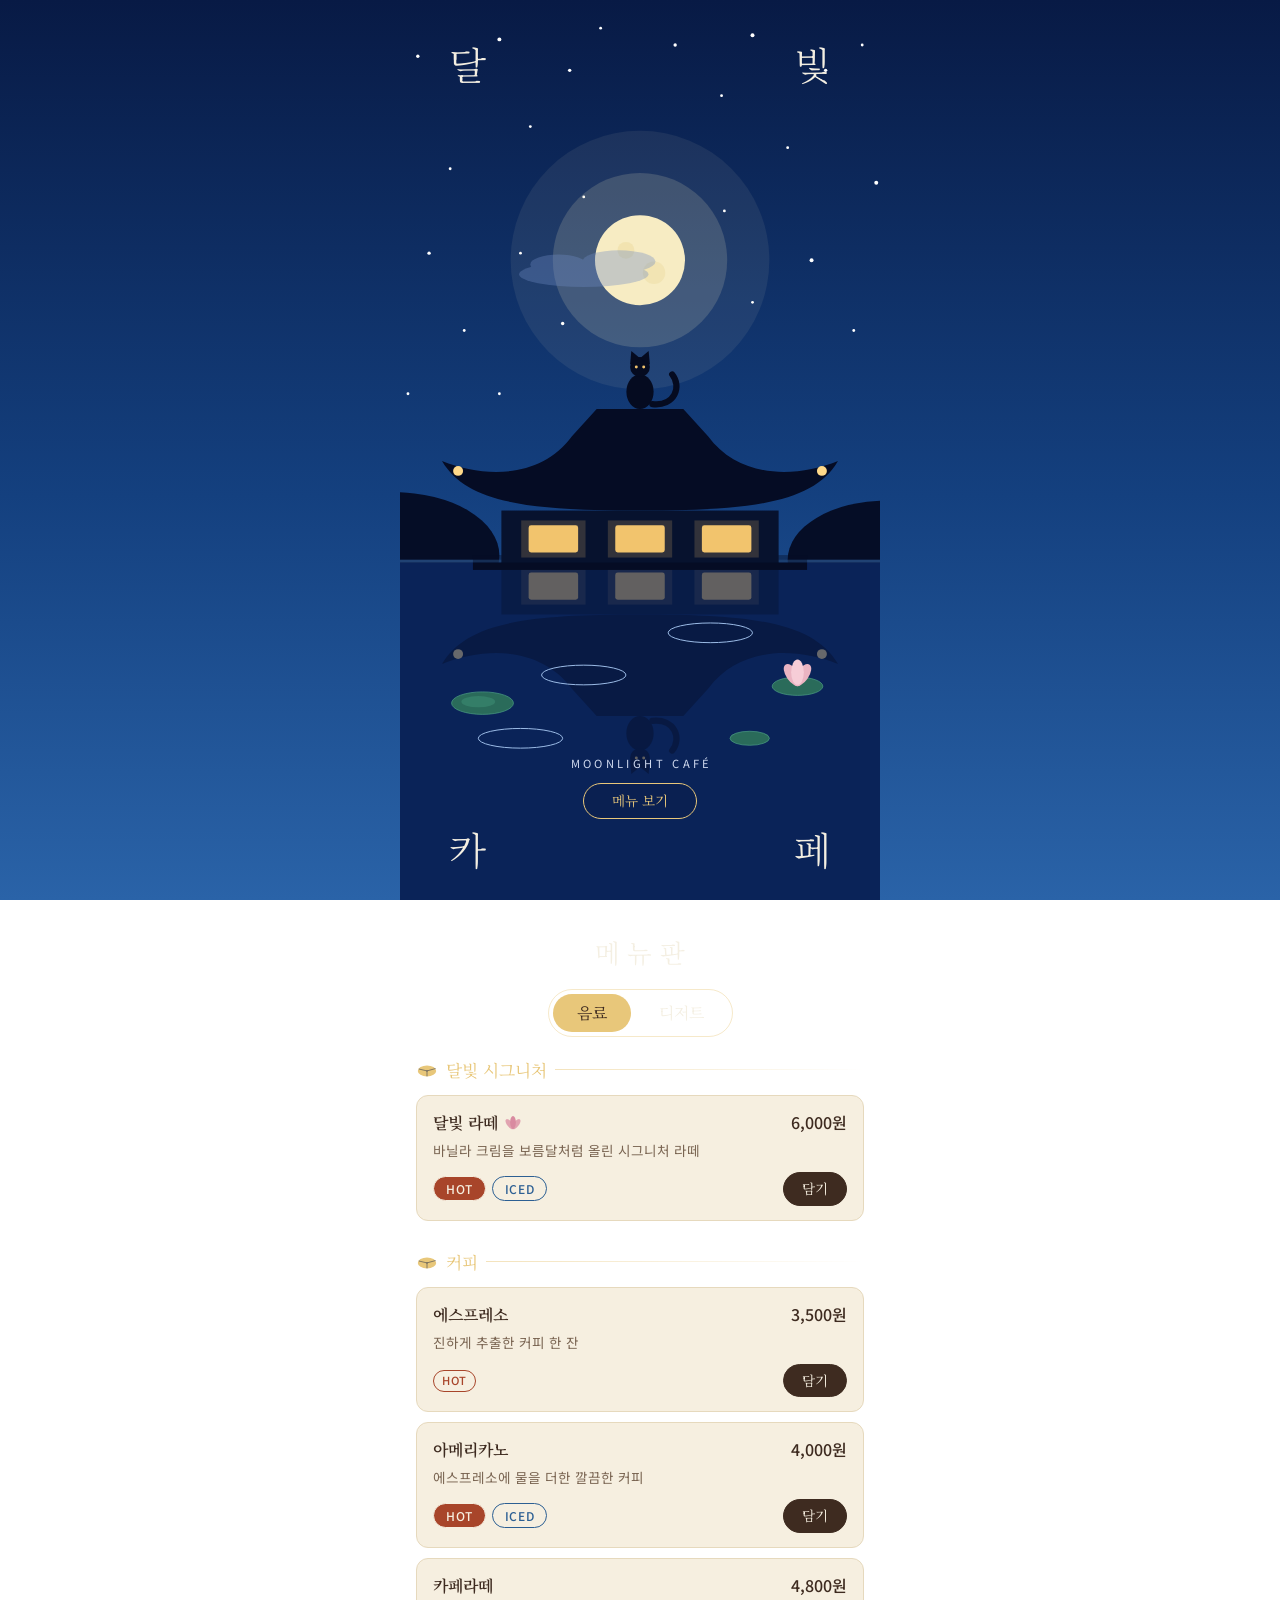
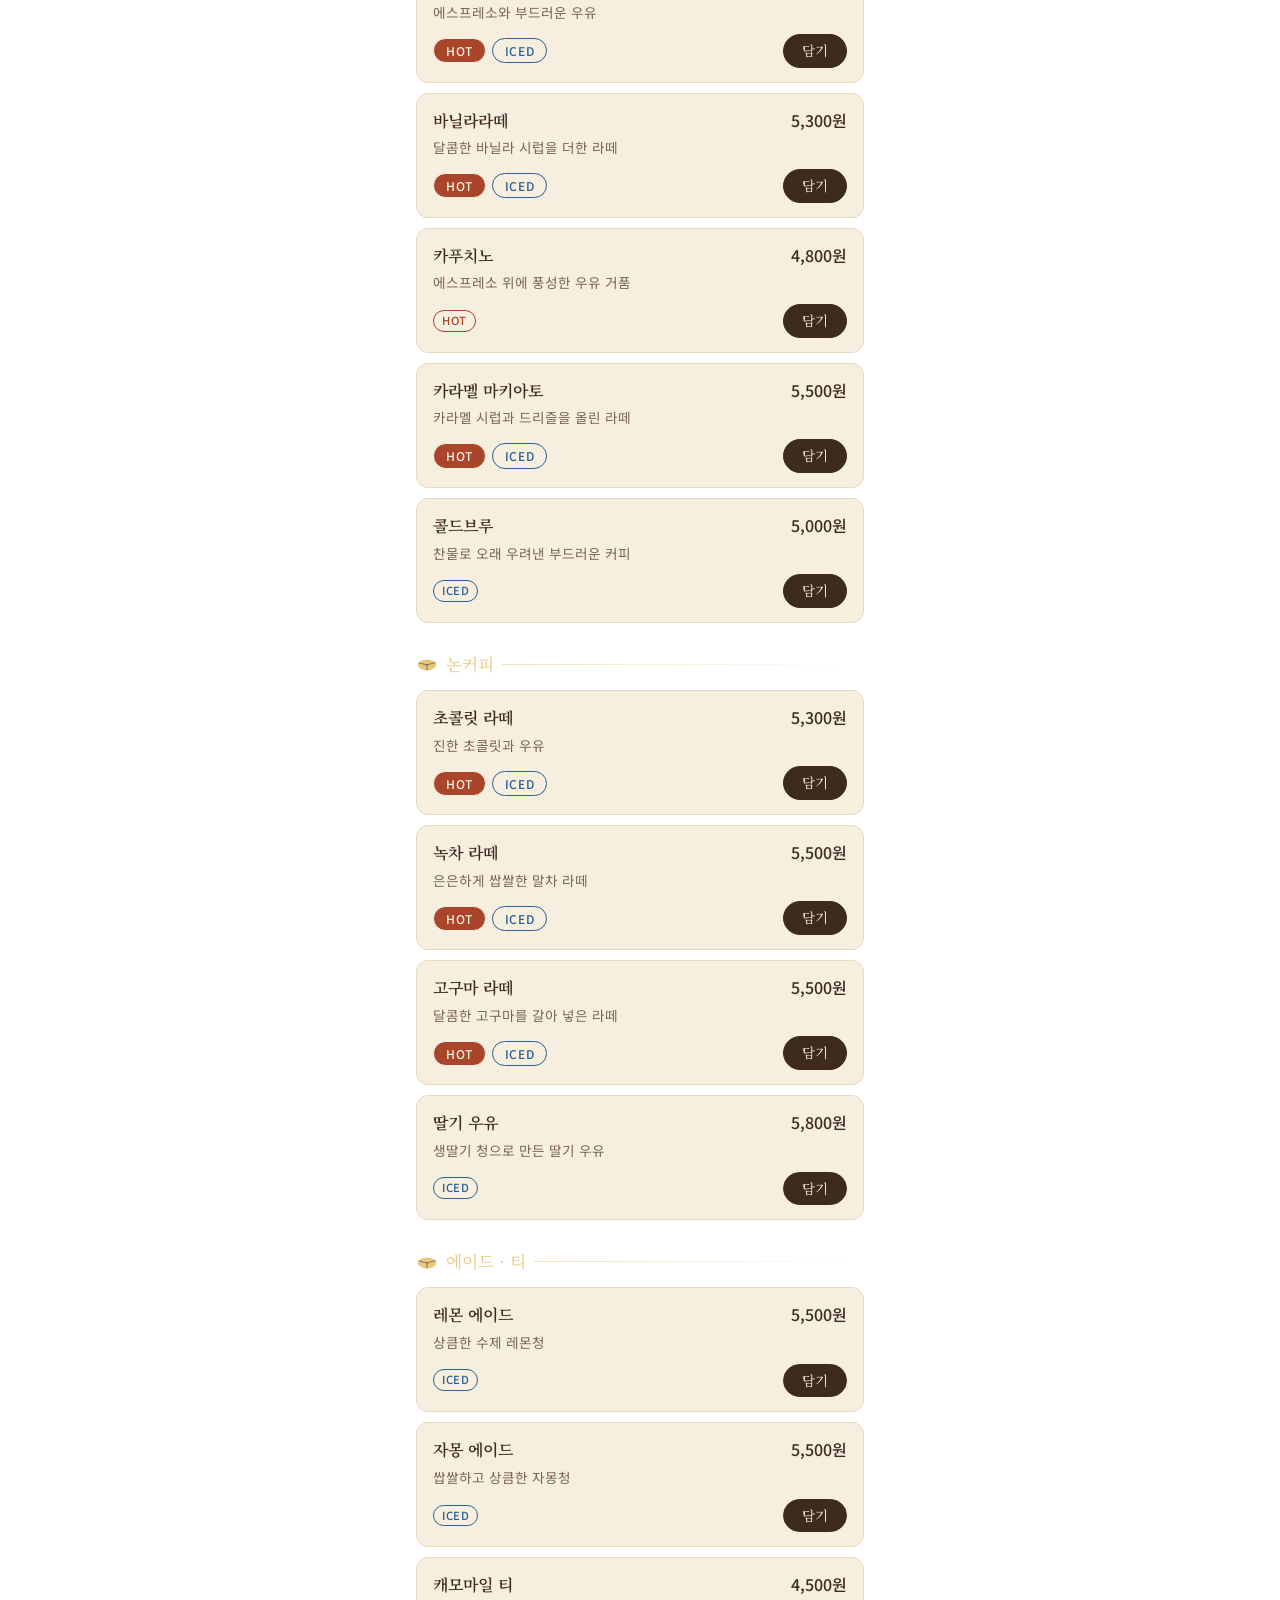
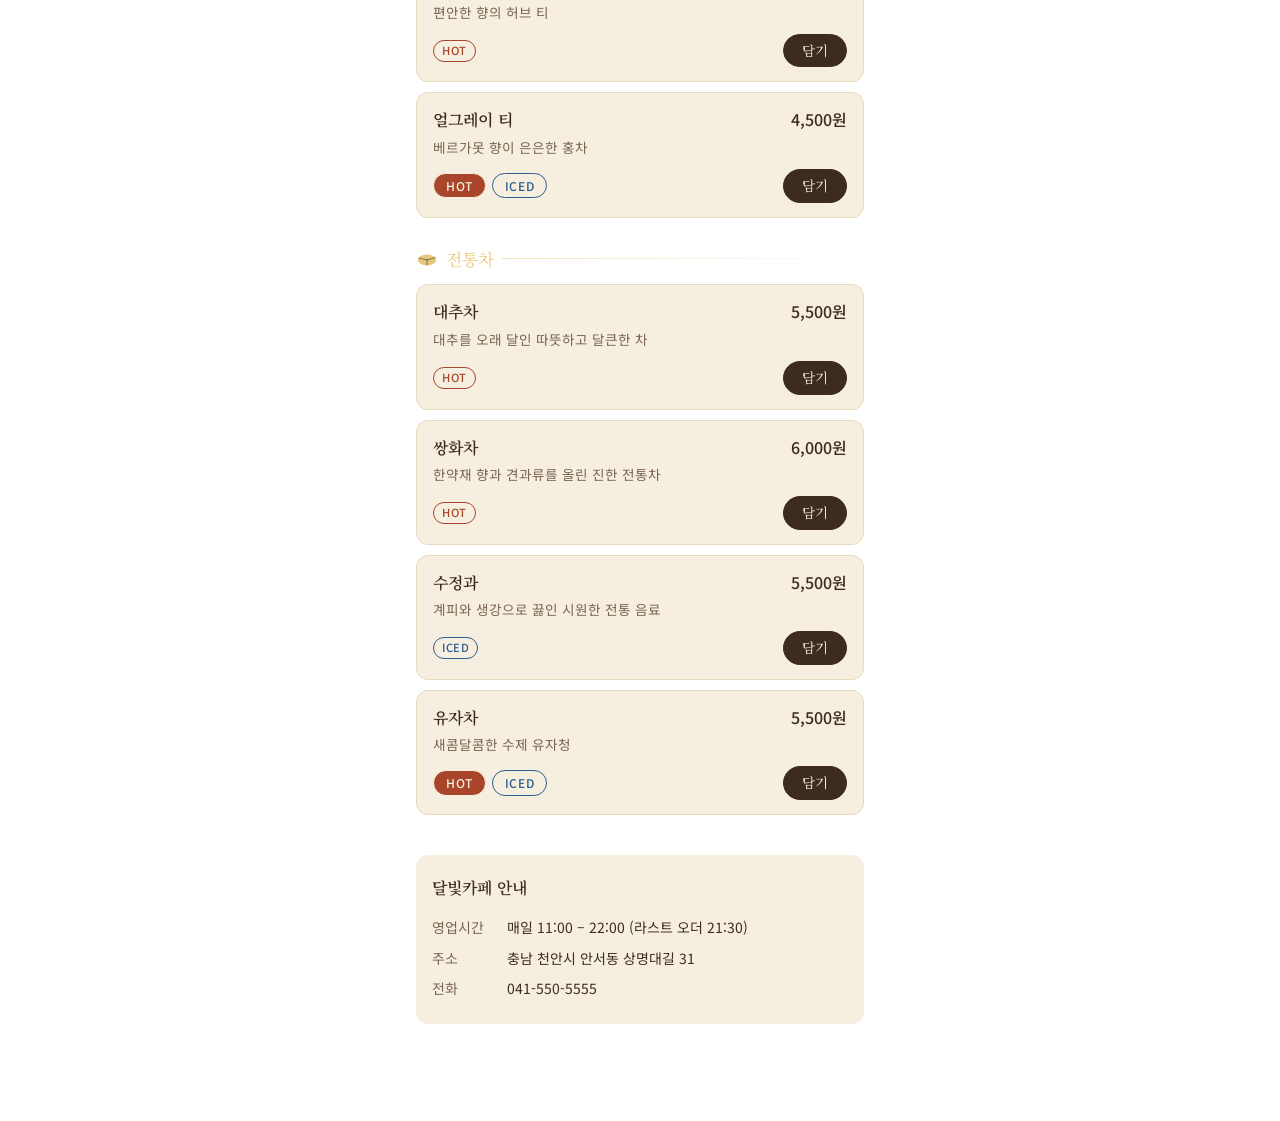
<file: index.html>
<!DOCTYPE html>
<html lang="ko">
<head>
    <meta charset="UTF-8">
    <meta name="viewport" content="width=device-width, initial-scale=1">
    <meta name="description" content="고궁에 달이 뜨는 밤, 달빛카페의 메뉴판">
    <title>달빛카페 | 메뉴판</title>

    <script>document.documentElement.classList.add('js');</script>

    <link rel="preconnect" href="https://fonts.googleapis.com">
    <link rel="preconnect" href="https://fonts.gstatic.com" crossorigin>
    <link href="https://fonts.googleapis.com/css2?family=Noto+Sans+KR:wght@400;500&family=Noto+Serif+KR:wght@300;400;600&display=swap" rel="stylesheet">
    <link rel="stylesheet" href="style.css">
</head>
<body>
    <main class="app">

        <!-- 입장 화면: 카페 분위기 (달, 별, 고궁 지붕 위의 고양이, 연못에 비친 반영, 연잎) -->
        <section id="hero" class="hero" aria-labelledby="hero-title">
            <div class="hero__scene" aria-hidden="true">
                <svg class="scene" viewBox="160 20 360 640" preserveAspectRatio="xMidYMid slice" focusable="false">
                    <defs>
                        <linearGradient id="sky" x1="0" y1="0" x2="0" y2="1">
                            <stop offset="0" stop-color="#081a45"/>
                            <stop offset="0.55" stop-color="#14407f"/>
                            <stop offset="1" stop-color="#2a63a8"/>
                        </linearGradient>

                        <!-- 고궁 지붕과 고양이: 한 번 정의해서 본 장면과 물 반영에 함께 쓴다.
                             좁은 화면에서 처마가 잘리지 않도록 가운데(340, 420)를 기준으로 조금 줄인다. -->
                        <g id="palace" transform="translate(340 420) scale(.88) translate(-340 -420)">
                            <rect x="228" y="378" width="224" height="44" fill="#07122e"/>
                            <rect x="205" y="420" width="270" height="6" fill="#050c24"/>
                            <path d="M180 338 C215 352 260 352 285 318 L305 296 L375 296 L395 318 C420 352 465 352 500 338 C480 372 430 378 340 378 C250 378 200 372 180 338 Z" fill="#050c24"/>
                            <g class="glow">
                                <rect x="244" y="386" width="52" height="30" fill="#f2c46d" opacity=".18"/>
                                <rect x="314" y="386" width="52" height="30" fill="#f2c46d" opacity=".18"/>
                                <rect x="384" y="386" width="52" height="30" fill="#f2c46d" opacity=".18"/>
                                <rect x="250" y="390" width="40" height="22" rx="2" fill="#f2c46d"/>
                                <rect x="320" y="390" width="40" height="22" rx="2" fill="#f2c46d"/>
                                <rect x="390" y="390" width="40" height="22" rx="2" fill="#f2c46d"/>
                                <circle cx="193" cy="346" r="4" fill="#ffd98a"/>
                                <circle cx="487" cy="346" r="4" fill="#ffd98a"/>
                            </g>
                            <ellipse cx="340" cy="282" rx="11" ry="14" fill="#050b20"/>
                            <circle cx="340" cy="262" r="8" fill="#050b20"/>
                            <polygon class="cat-ear" points="332,260 333,249 340,255" fill="#050b20"/>
                            <polygon points="348,260 347,249 340,255" fill="#050b20"/>
                            <path class="cat-tail" d="M350 292 C368 294 374 278 366 268" fill="none" stroke="#050b20" stroke-width="5" stroke-linecap="round"/>
                            <circle cx="337" cy="262" r="1.2" fill="#f2c46d"/>
                            <circle cx="343" cy="262" r="1.2" fill="#f2c46d"/>
                        </g>
                    </defs>

                    <!-- 하늘 -->
                    <g class="reveal" style="--d:0s">
                        <rect x="160" y="20" width="360" height="640" fill="url(#sky)"/>
                    </g>

                    <!-- 별 -->
                    <g class="reveal" style="--d:.7s" fill="#ffffff">
                        <circle class="star s-a" cx="182" cy="60" r="1.2"/><circle class="star s-b" cx="205" cy="140" r="1"/>
                        <circle class="star s-c" cx="240" cy="48" r="1.4"/><circle class="star s-a" cx="262" cy="110" r="1"/>
                        <circle class="star s-b" cx="290" cy="70" r="1.2"/><circle class="star s-d" cx="312" cy="40" r="1"/>
                        <circle class="star s-a" cx="365" cy="52" r="1.2"/><circle class="star s-c" cx="398" cy="88" r="1"/>
                        <circle class="star s-b" cx="420" cy="45" r="1.4"/><circle class="star s-a" cx="445" cy="125" r="1"/>
                        <circle class="star s-d" cx="472" cy="70" r="1.2"/><circle class="star s-c" cx="498" cy="52" r="1"/>
                        <circle class="star s-b" cx="508" cy="150" r="1.4"/><circle class="star s-c" cx="190" cy="200" r="1.2"/>
                        <circle class="star s-a" cx="215" cy="255" r="1"/><circle class="star s-d" cx="255" cy="200" r="1"/>
                        <circle class="star s-b" cx="285" cy="250" r="1.2"/><circle class="star s-a" cx="420" cy="235" r="1"/>
                        <circle class="star s-c" cx="462" cy="205" r="1.4"/><circle class="star s-b" cx="492" cy="255" r="1"/>
                        <circle class="star s-a" cx="175" cy="300" r="1"/><circle class="star s-d" cx="240" cy="300" r="1"/>
                        <circle class="star s-b" cx="400" cy="170" r="1"/><circle class="star s-d" cx="300" cy="160" r="1"/>
                    </g>

                    <!-- 달과 구름 -->
                    <g class="reveal" style="--d:1.1s">
                        <g class="moon-halo">
                            <circle cx="340" cy="205" r="62" fill="#f7ecc3" opacity=".16"/>
                            <circle cx="340" cy="205" r="92" fill="#f7ecc3" opacity=".07"/>
                        </g>
                        <circle cx="340" cy="205" r="32" fill="#f7ecc3"/>
                        <circle cx="330" cy="198" r="6" fill="#efe0a8" opacity=".7"/>
                        <circle cx="350" cy="214" r="8" fill="#efe0a8" opacity=".6"/>
                        <g class="cloud" fill="#6f8bc4" opacity=".35">
                            <ellipse cx="300" cy="215" rx="46" ry="9"/>
                            <ellipse cx="325" cy="206" rx="26" ry="8"/>
                            <ellipse cx="282" cy="208" rx="20" ry="7"/>
                        </g>
                    </g>

                    <!-- 강둑과 연못 -->
                    <g class="reveal" style="--d:1.4s">
                        <ellipse cx="165" cy="415" rx="75" ry="45" fill="#050d26"/>
                        <ellipse cx="515" cy="418" rx="70" ry="42" fill="#050d26"/>
                        <rect x="160" y="420" width="360" height="240" fill="#0a2358"/>
                        <rect x="160" y="418" width="360" height="2" fill="#3d78c0" opacity=".5"/>
                    </g>

                    <!-- 물에 비친 반영 -->
                    <g class="reveal" style="--d:1.7s">
                        <g transform="translate(0 840) scale(1 -1)" opacity=".38">
                            <use class="reflection" href="#palace"/>
                        </g>
                    </g>

                    <!-- 고궁과 고양이 -->
                    <g class="reveal" style="--d:1.7s">
                        <use href="#palace"/>
                    </g>

                    <!-- 물결과 연잎 -->
                    <g class="reveal" style="--d:2.4s">
                        <ellipse class="ripple" cx="300" cy="500" rx="30" ry="7"/>
                        <ellipse class="ripple" style="animation-delay:-3s" cx="390" cy="470" rx="30" ry="7"/>
                        <ellipse class="ripple" style="animation-delay:-6s" cx="255" cy="545" rx="30" ry="7"/>
                        <g class="leaf">
                            <ellipse cx="228" cy="520" rx="22" ry="8" fill="#2a6b5a" stroke="#4b9c84" stroke-width=".5"/>
                            <ellipse cx="225" cy="519" rx="12" ry="4" fill="#3b8a72" opacity=".6"/>
                        </g>
                        <g class="leaf" style="animation-delay:-2.5s">
                            <ellipse cx="452" cy="508" rx="18" ry="6.5" fill="#2a6b5a" stroke="#4b9c84" stroke-width=".5"/>
                            <g transform="translate(452 505)">
                                <ellipse cx="0" cy="-6" rx="4.5" ry="9" transform="rotate(-35)" fill="#eab4c2"/>
                                <ellipse cx="0" cy="-6" rx="4.5" ry="9" transform="rotate(35)" fill="#eab4c2"/>
                                <ellipse cx="0" cy="-7" rx="4.5" ry="9" fill="#f6cdd7"/>
                            </g>
                        </g>
                        <g class="leaf" style="animation-delay:-4.5s">
                            <ellipse cx="418" cy="545" rx="14" ry="5" fill="#2a6b5a" stroke="#4b9c84" stroke-width=".5"/>
                        </g>
                    </g>
                </svg>
            </div>

            <!-- 제목: 글자를 넓게 벌려 네 모서리에 둔다 -->
            <h1 id="hero-title" class="hero__title">
                <span class="sr-only">달빛카페</span>
                <span class="ch ch--top ch--left reveal" style="--d:3s" aria-hidden="true">달</span>
                <span class="ch ch--top ch--right reveal" style="--d:3.3s" aria-hidden="true">빛</span>
                <span class="ch ch--bottom ch--left reveal" style="--d:3.6s" aria-hidden="true">카</span>
                <span class="ch ch--bottom ch--right reveal" style="--d:3.9s" aria-hidden="true">페</span>
            </h1>

            <div class="hero__cta-group reveal" style="--d:4.3s">
                <p class="hero__sub">Moonlight Café</p>
                <a class="hero__cta" href="#menu">메뉴 보기</a>
            </div>
        </section>

        <!-- 메뉴판 (3단계에서 메뉴 카드를 넣는다) -->
        <section id="menu" class="menu" aria-labelledby="menu-title">
            <header class="menu__head">
                <h2 id="menu-title" class="menu__title">메뉴판</h2>
                <div class="tabs" role="tablist" aria-label="메뉴 분류">
                    <button id="tab-drink" class="tabs__btn is-active" type="button" role="tab" aria-selected="true" aria-controls="menu-list" data-tab="drink">음료</button>
                    <button id="tab-dessert" class="tabs__btn" type="button" role="tab" aria-selected="false" aria-controls="menu-list" tabindex="-1" data-tab="dessert">디저트</button>
                </div>
            </header>

            <div id="menu-list" class="menu__list" role="tabpanel" aria-labelledby="tab-drink"></div>

            <footer class="info">
                <h2 class="info__title">달빛카페 안내</h2>
                <dl class="info__list">
                    <div><dt>영업시간</dt><dd>매일 11:00 – 22:00 (라스트 오더 21:30)</dd></div>
                    <div><dt>주소</dt><dd>충남 천안시 안서동 상명대길 31</dd></div>
                    <div><dt>전화</dt><dd>041-550-5555</dd></div>
                </dl>
            </footer>
        </section>

    </main>

    <!-- 하단 주문 바: 담은 메뉴가 있을 때만 보인다 -->
    <div id="order-bar" class="order-bar" hidden>
        <button id="order-open" class="order-bar__btn" type="button">
            <span class="order-bar__count">주문서 <b id="order-count">0</b></span>
            <span class="order-bar__total"><b id="order-total">0</b>원</span>
        </button>
    </div>

    <!-- 주문서: 담은 메뉴, 수량 조절, 합계 -->
    <dialog id="order-sheet" class="sheet" aria-labelledby="sheet-title">
        <div class="sheet__panel">
            <header class="sheet__head">
                <h2 id="sheet-title" class="sheet__title">주문서</h2>
                <button id="sheet-close" class="sheet__close" type="button" aria-label="주문서 닫기">×</button>
            </header>
            <div id="sheet-body" class="sheet__body"></div>
            <footer class="sheet__foot">
                <div class="sheet__total"><span>합계</span><b id="sheet-total">0원</b></div>
                <div class="sheet__actions">
                    <button id="sheet-clear" class="btn btn--ghost" type="button">비우기</button>
                    <button id="sheet-confirm" class="btn btn--primary" type="button">주문 확인</button>
                </div>
            </footer>
        </div>
    </dialog>

    <!-- 주문 확인: 이 화면을 직원에게 보여주면 주문이 된다 (서버로 전송하지 않는다) -->
    <dialog id="confirm-sheet" class="sheet" aria-labelledby="confirm-title">
        <div class="sheet__panel">
            <header class="sheet__head">
                <h2 id="confirm-title" class="sheet__title">주문 확인</h2>
                <button id="confirm-close" class="sheet__close" type="button" aria-label="주문 확인 닫기">×</button>
            </header>
            <div class="sheet__body">
                <p class="ticket__note">직원에게 이 화면을 보여주세요.</p>
                <div id="ticket-body"></div>
                <p id="ticket-time" class="ticket__meta"></p>
            </div>
            <footer class="sheet__foot">
                <div class="sheet__total"><span>합계</span><b id="ticket-total">0원</b></div>
                <div class="sheet__actions">
                    <button id="confirm-back" class="btn btn--ghost" type="button">수정하기</button>
                    <button id="confirm-new" class="btn btn--primary" type="button">새 주문 시작</button>
                </div>
            </footer>
        </div>
    </dialog>

    <!-- 담았을 때 스크린 리더에게 알려 주는 안내 -->
    <p id="live" class="sr-only" aria-live="polite"></p>

    <script src="script.js" defer></script>
</body>
</html>
</file>
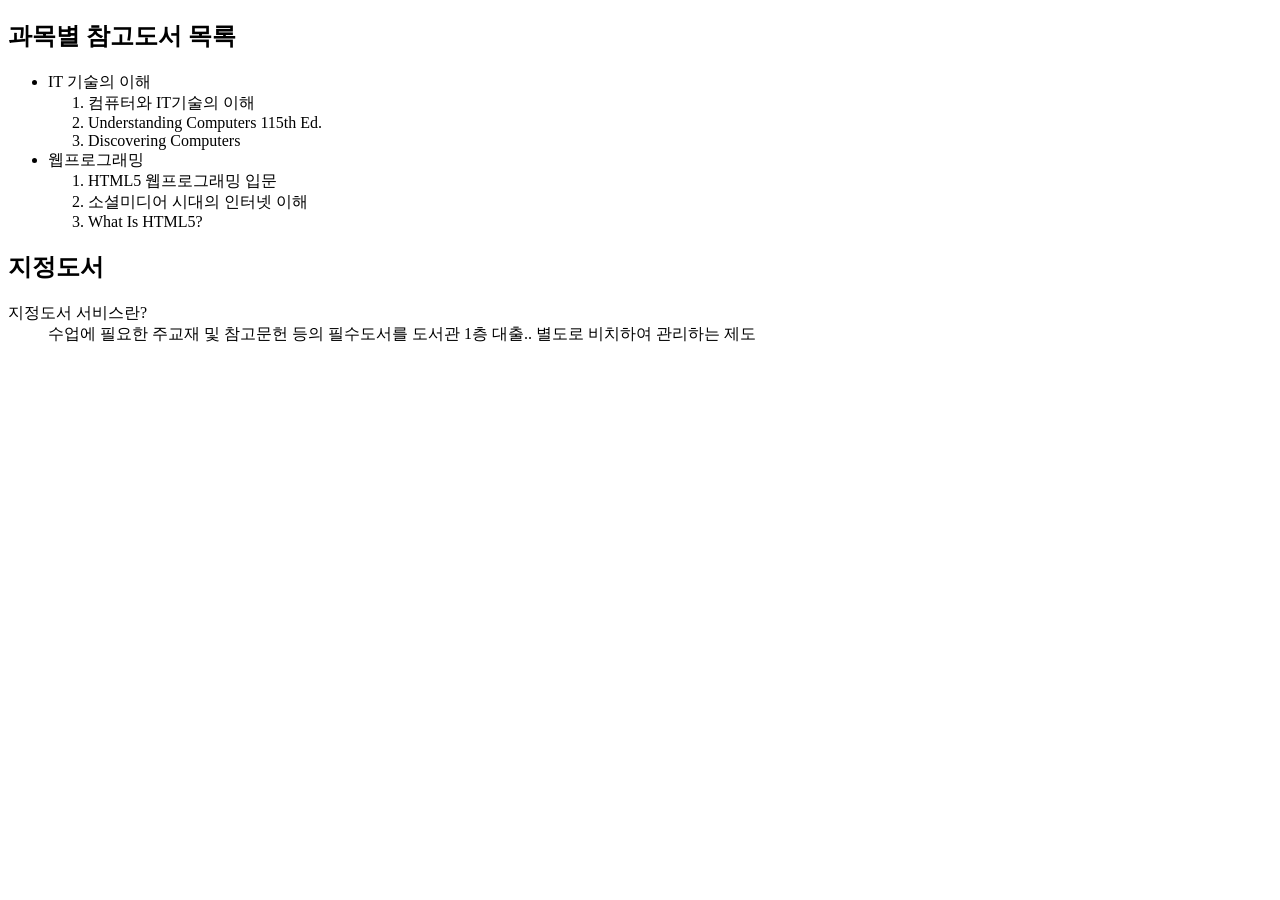
<file: book_list.html>
<!DOCTYPE html>
<html>
    <head>

    </head>
    <body>
        <h2>과목별 참고도서 목록</h2>
        <ul>
            <li>IT 기술의 이해</li>
            <ol>
                <li>컴퓨터와 IT기술의 이해</li>
                <li>Understanding Computers 115th Ed.</li>
                <li>Discovering Computers</li>
            </ol>
            <li>웹프로그래밍</li>
            <ol>
                <li>HTML5 웹프로그래밍 입문</li>
                <li>소셜미디어 시대의 인터넷 이해</li>
                <li> What Is HTML5?</li>
            </ol>
        </ul>
        <h2>지정도서</h2>
        <dl>
            <dt>지정도서 서비스란?</dt>
            <dd>수업에 필요한 주교재 및 참고문헌 등의 필수도서를 도서관 1층 대출..
                별도로 비치하여 관리하는 제도</dd>
        </dl>
    </body>
</html>
</file>
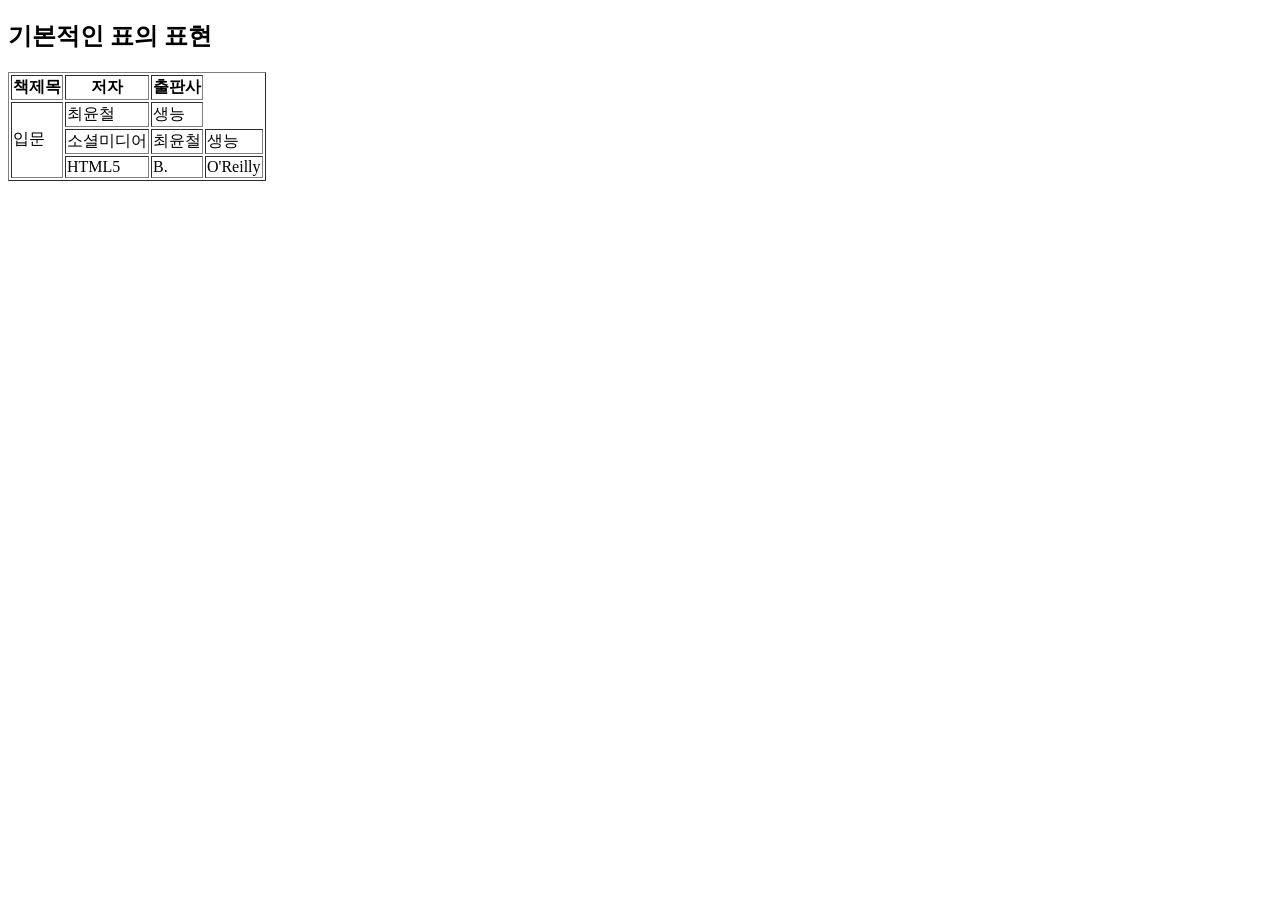
<file: book_table.html>
<!DOCTYPE html>
<html>
    <head>
       <title>표 - 기본 표현</title>
    </head>
    <body>
        <h2>기본적인 표의 표현</h2>
        <table border="1">
            <tr>
                <th>책제목</th>
                <th>저자</th>
                <th>출판사</th>
            </tr>
            <tr>
                <td rowspan="3">입문</td>
                <td>최윤철</td>
                <td>생능</td>
            </tr>
            <tr>
                <td>소셜미디어</td>
                <td>최윤철</td>
                <td>생능</td>
            </tr>
            <tr>
                <td>HTML5</td>
                <td>B.</td>
                <td>O'Reilly</td>
            </tr>
        </table>



    </body>
</html>
</file>
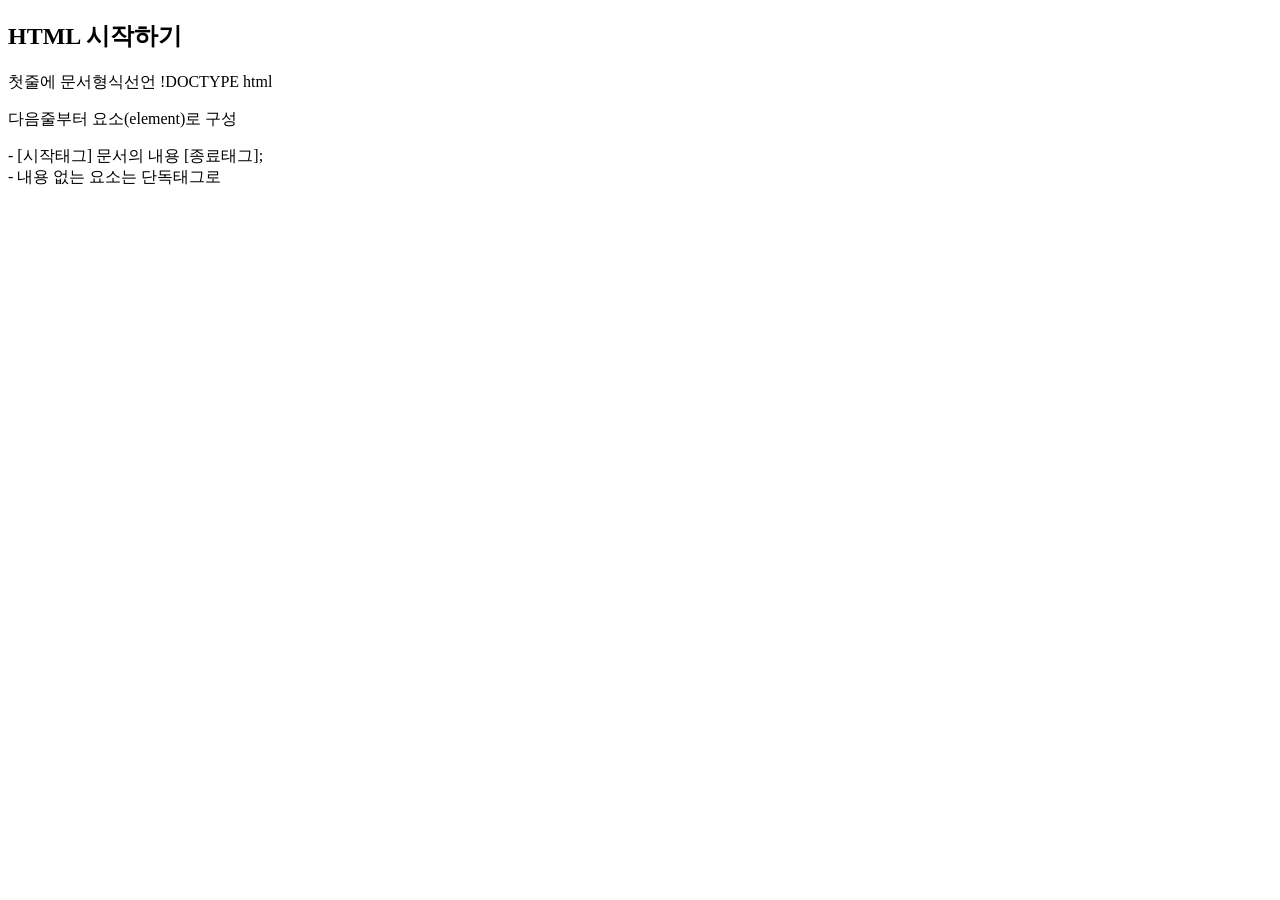
<file: doc01.html>
<!DOCTYPE html>
<html>
    <head>
        <title>HTML 분석하기</title>
    </head>
    <body>
        <h2>HTML 시작하기</h2>
        <p>첫줄에 문서형식선언 !DOCTYPE html</p> 
        <p>다음줄부터 요소(element)로 구성</p>
        <p>- [시작태그] 문서의 내용 [종료태그];
        <br>- 내용 없는 요소는 단독태그로</p>
    </body>
</html>
</file>
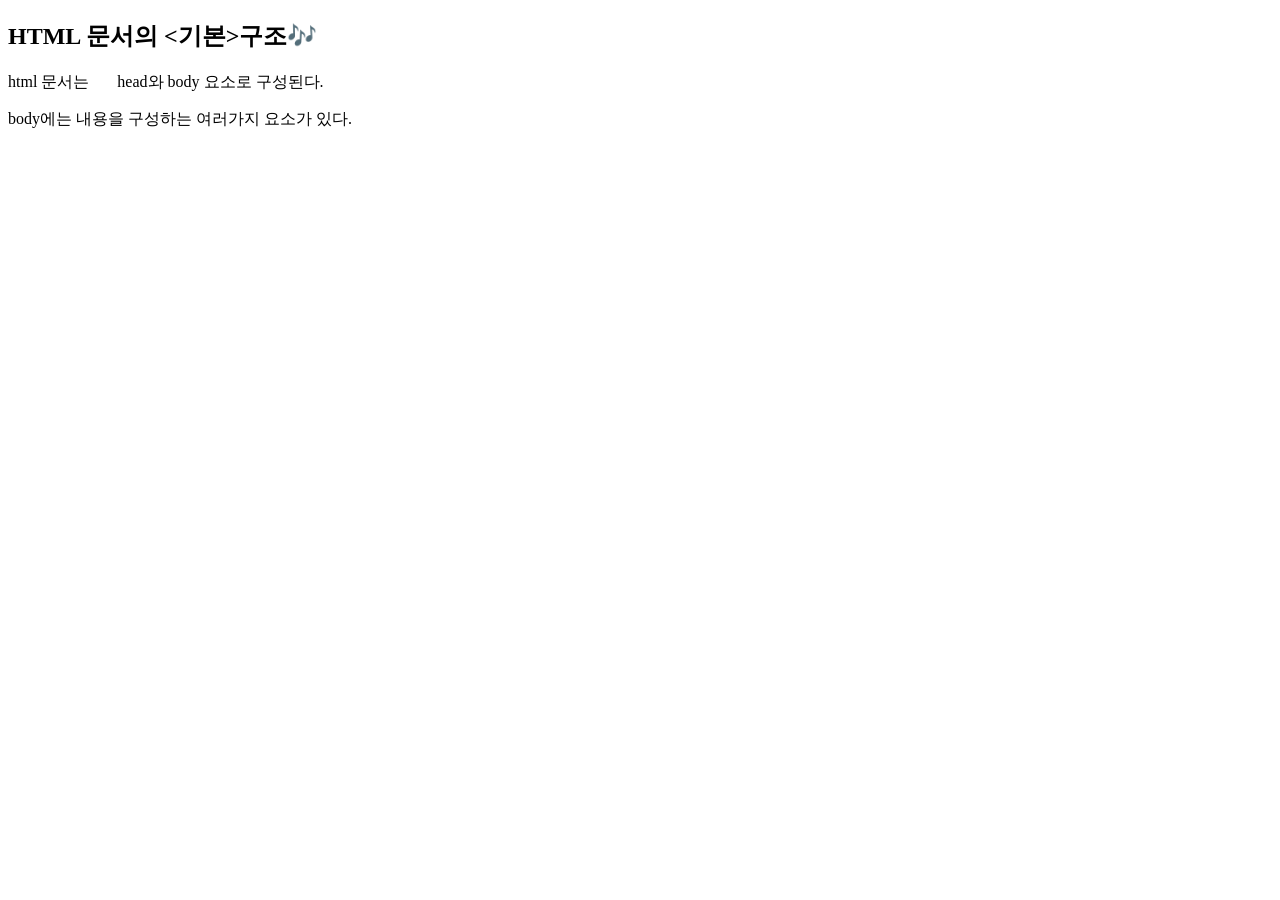
<file: doc02.html>
<!DOCTYPE html>
<html>
    <head>
        <title>HTML 기본구조</title>
        <meta charset="UTF-8">
        <meta author="임순범 박희민">
    </head>
    <body>
        <h2>HTML 문서의 &lt;기본&gt;구조🎶</h2>
        <p>html 문서는 &nbsp;&nbsp;&nbsp;&nbsp;&nbsp; head와 body 요소로 구성된다.</p>
            <p>body에는 내용을 구성하는 여러가지 요소가 있다.</p>
        <!-- 설명문은 이렇게 작성          -->
    </body>
</html>
</file>
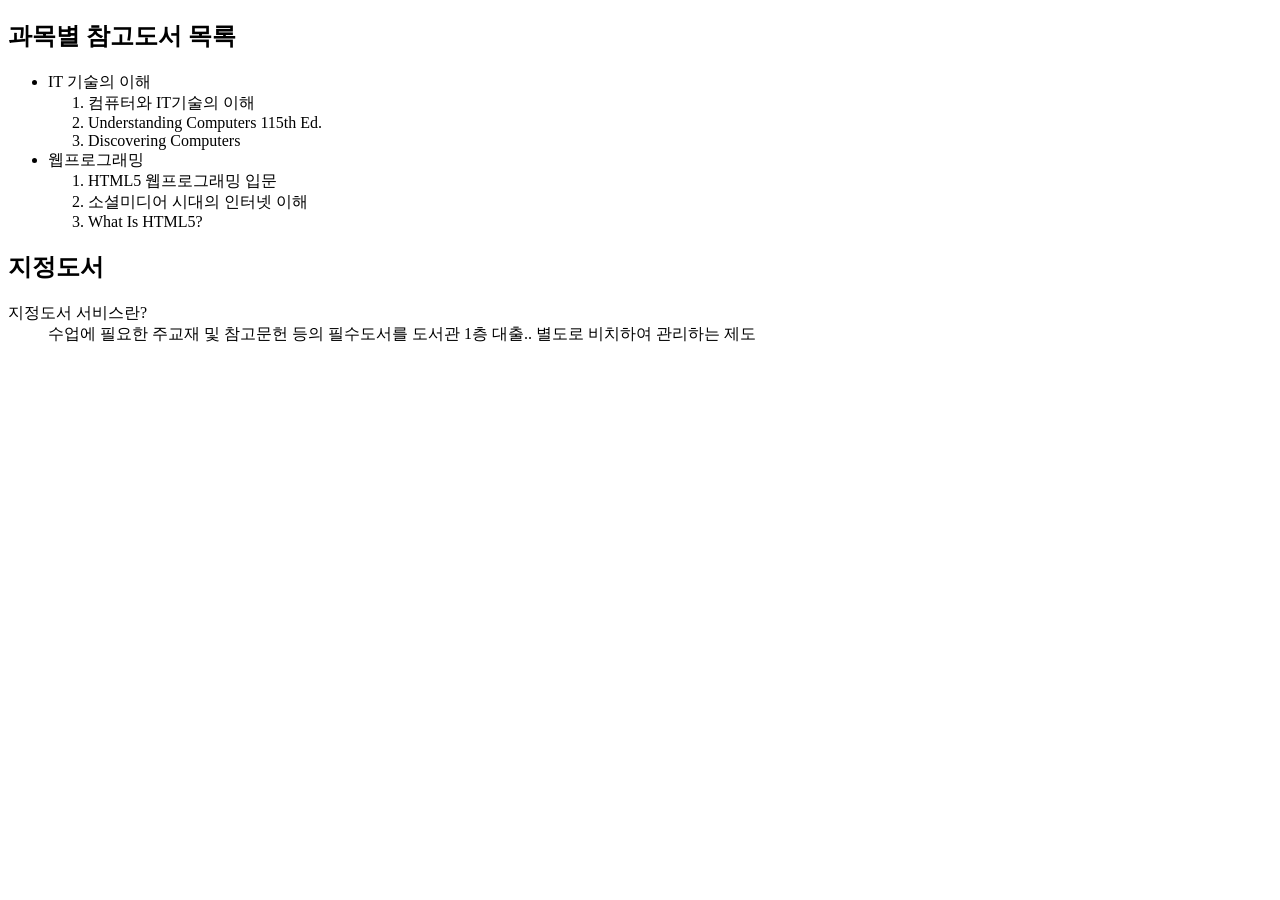
<file: index1.html>
<!DOCTYPE html>
<html>
    <head>
        <meta charset="UTF-8">
    </head>
    <body>
        <h2>과목별 참고도서 목록</h2>
        <ul>
            <li>IT 기술의 이해</li>
            <ol>
                <li>컴퓨터와 IT기술의 이해</li>
                <li>Understanding Computers 115th Ed.</li>
                <li>Discovering Computers</li>
            </ol>
            <li>웹프로그래밍</li>
            <ol>
                <li>HTML5 웹프로그래밍 입문</li>
                <li>소셜미디어 시대의 인터넷 이해</li>
                <li> What Is HTML5?</li>
            </ol>
        </ul>
        <h2>지정도서</h2>
        <dl>
            <dt>지정도서 서비스란?</dt>
            <dd>수업에 필요한 주교재 및 참고문헌 등의 필수도서를 도서관 1층 대출..
                별도로 비치하여 관리하는 제도</dd>
        </dl>
    </body>
</html>
</file>
<file: style.css>
/* ===== 달빛카페 스타일 ===== */

/* 색상과 글꼴 변수 */
:root {
    --night-1: #081a45;   /* 하늘 위쪽 */
    --night-2: #14407f;   /* 하늘 가운데 */
    --night-3: #2a63a8;   /* 하늘 아래쪽 */
    --gold: #e8c77a;      /* 달빛 포인트 */
    --paper: #f6efe0;     /* 한지 크림 */
    --paper-edge: #e6d9bd;
    --brown: #3e2b20;     /* 딥 브라운 */
    --brown-soft: #7a6552;
    --ink: #f4efe2;       /* 밤하늘 위 글자 */

    --font-serif: "Noto Serif KR", "Batang", "Nanum Myeongjo", serif;
    --font-sans: "Noto Sans KR", "Malgun Gothic", "Apple SD Gothic Neo", sans-serif;

    --app-width: 480px;
    --bar-height: 64px;
}

/* 기본 설정 */
*,
*::before,
*::after {
    box-sizing: border-box;
}

html {
    -webkit-text-size-adjust: 100%;
}

@media (prefers-reduced-motion: no-preference) {
    html {
        scroll-behavior: smooth;
    }
}

body {
    margin: 0;
    min-height: 100vh;
    font-family: var(--font-sans);
    color: var(--ink);
    line-height: 1.6;
    background: linear-gradient(180deg, var(--night-1) 0%, var(--night-2) 55%, var(--night-3) 100%) fixed;
}

button {
    font: inherit;
    color: inherit;
    cursor: pointer;
}

h1, h2, dl, dd, p {
    margin: 0;
}

/* 화면에는 보이지 않지만 스크린 리더는 읽는 글 */
.sr-only {
    position: absolute;
    width: 1px;
    height: 1px;
    overflow: hidden;
    clip: rect(0 0 0 0);
    white-space: nowrap;
}

/* 앱 폭: 모바일은 꽉 채우고, 넓은 화면은 가운데 열 */
.app {
    width: 100%;
    max-width: var(--app-width);
    margin: 0 auto;
}

/* ===== 입장 화면 ===== */
.hero {
    position: relative;
    height: 100vh;
    height: 100svh;
    min-height: 520px;
    overflow: hidden;
    text-align: center;
}

.hero__scene {
    position: absolute;
    inset: 0;
}

.scene {
    display: block;
    width: 100%;
    height: 100%;
}

/* 제목: 글자를 넓게 벌려 네 모서리에 둔다 */
.ch {
    position: absolute;
    z-index: 1;
    transform: translateX(-50%);
    font-family: var(--font-serif);
    font-weight: 300;
    font-size: clamp(2rem, 9vw, 2.4rem);
    line-height: 1;
    color: var(--ink);
}

.ch--top { top: 5%; }
.ch--bottom { bottom: 3.5%; }
.ch--left { left: 14%; }
.ch--right { left: 86%; }

/* 부제와 메뉴 보기 버튼 */
.hero__cta-group {
    position: absolute;
    left: 0;
    right: 0;
    bottom: 9%;
    z-index: 1;
    display: flex;
    flex-direction: column;
    align-items: center;
    gap: 10px;
}

.hero__sub {
    font-size: 0.7rem;
    letter-spacing: 0.3em;
    padding-left: 0.3em;
    text-transform: uppercase;
    color: #cfd9ee;
}

.hero__cta {
    padding: 6px 28px;
    border: 1px solid var(--gold);
    border-radius: 999px;
    color: var(--gold);
    font-family: var(--font-serif);
    font-size: 0.85rem;
    text-decoration: none;
    background: rgba(10, 31, 77, 0.6);
}

.hero__cta:focus-visible {
    outline: 2px solid var(--gold);
    outline-offset: 3px;
}

/* ===== 입장 화면 애니메이션 ===== */

/* 처음 나타날 때 한 번 (자바스크립트가 켜진 경우에만 숨겼다가 보여준다) */
.js .reveal {
    opacity: 0;
    animation: fade-in 1.1s ease-out forwards;
    animation-delay: var(--d, 0s);
}

@keyframes fade-in {
    from { opacity: 0; }
    to { opacity: 1; }
}

/* 별 반짝임 */
.star {
    animation: twinkle 4s ease-in-out infinite;
}
.s-a { animation-duration: 3.2s; }
.s-b { animation-duration: 4.6s; animation-delay: -1.5s; }
.s-c { animation-duration: 6s; animation-delay: -3s; }
.s-d { animation-duration: 5s; animation-delay: -2.2s; }

@keyframes twinkle {
    0%, 100% { opacity: 0.2; }
    50% { opacity: 1; }
}

/* 달무리 */
.moon-halo {
    transform-origin: 340px 205px;
    animation: halo 8s ease-in-out infinite;
}

@keyframes halo {
    0%, 100% { opacity: 0.7; transform: scale(1); }
    50% { opacity: 1; transform: scale(1.08); }
}

/* 구름: 달 앞을 아주 천천히 지나간다 */
.cloud {
    animation: drift 50s linear infinite;
    animation-delay: -14s;
}

@keyframes drift {
    from { transform: translateX(-140px); }
    to { transform: translateX(420px); }
}

/* 고양이 꼬리와 귀 */
.cat-tail {
    transform-origin: 350px 292px;
    animation: tail 6s ease-in-out infinite;
}

@keyframes tail {
    0%, 100% { transform: rotate(-6deg); }
    50% { transform: rotate(10deg); }
}

.cat-ear {
    transform-origin: 333px 260px;
    animation: ear 9s ease-in-out infinite;
}

@keyframes ear {
    0%, 90%, 100% { transform: rotate(0); }
    94% { transform: rotate(-14deg); }
    97% { transform: rotate(0); }
}

/* 처마 등불과 창의 은은한 불빛 */
.glow {
    animation: breathe 4s ease-in-out infinite;
}

@keyframes breathe {
    0%, 100% { opacity: 0.6; }
    50% { opacity: 1; }
}

/* 물에 비친 반영의 일렁임 */
.reflection {
    transform-origin: 340px 420px;
    animation: wobble 9s ease-in-out infinite;
}

@keyframes wobble {
    0%, 100% { transform: translateX(0) scaleX(1); }
    50% { transform: translateX(2.5px) scaleX(1.012); }
}

/* 물결 고리 */
.ripple {
    fill: none;
    stroke: #9bbbe6;
    stroke-width: 1;
    vector-effect: non-scaling-stroke;
    transform-box: fill-box;
    transform-origin: center;
    animation: ripple 9s ease-out infinite;
}

@keyframes ripple {
    0% { transform: scale(0.1); opacity: 0.6; }
    70% { opacity: 0; }
    100% { transform: scale(1); opacity: 0; }
}

/* 연잎 */
.leaf {
    transform-box: fill-box;
    transform-origin: center;
    animation: float 7s ease-in-out infinite;
}

@keyframes float {
    0%, 100% { transform: translateY(0) rotate(-2deg); }
    50% { transform: translateY(2px) rotate(2deg); }
}

/* 동작 줄이기를 켠 사용자에게는 움직임 없이 장면만 보여준다 */
@media (prefers-reduced-motion: reduce) {
    .js .reveal {
        opacity: 1;
        animation: none;
    }

    .scene *,
    .scene {
        animation: none !important;
    }
}

/* ===== 메뉴판 ===== */
.menu {
    padding: 32px 16px calc(var(--bar-height) + 32px);
}

.menu__head {
    margin-bottom: 20px;
    text-align: center;
}

.menu__title {
    font-family: var(--font-serif);
    font-weight: 300;
    font-size: 1.6rem;
    letter-spacing: 0.3em;
    padding-left: 0.3em;
    margin-bottom: 16px;
}

/* 탭 */
.tabs {
    display: inline-flex;
    gap: 4px;
    padding: 4px;
    border: 1px solid rgba(232, 199, 122, 0.4);
    border-radius: 999px;
}

.tabs__btn {
    padding: 6px 24px;
    border: 0;
    border-radius: 999px;
    background: transparent;
    font-family: var(--font-serif);
}

.tabs__btn.is-active {
    background: var(--gold);
    color: var(--brown);
}

.tabs__btn:focus-visible {
    outline: 2px solid var(--gold);
    outline-offset: 2px;
}

/* 메뉴 목록 */
.menu__list {
    min-height: 120px;
}

/* 소분류: 연잎 아이콘과 제목, 옆으로 퍼지는 가는 선 */
.cat + .cat {
    margin-top: 28px;
}

.cat__title {
    display: flex;
    align-items: center;
    gap: 8px;
    margin: 0 0 12px;
    font-family: var(--font-serif);
    font-weight: 400;
    font-size: 1.05rem;
    color: var(--gold);
}

.cat__title::after {
    content: "";
    flex: 1;
    height: 1px;
    background: linear-gradient(90deg, rgba(232, 199, 122, 0.5), transparent);
}

.cat__icon {
    display: inline-flex;
    width: 22px;
    height: 22px;
    flex: none;
}

.cat__icon svg,
.item__icon svg {
    width: 100%;
    height: 100%;
}

.cat__items {
    display: grid;
    gap: 10px;
}

/* 메뉴 카드: 한지 느낌 */
.item {
    padding: 14px 16px;
    border: 1px solid var(--paper-edge);
    border-radius: 12px;
    background: var(--paper);
    color: var(--brown);
}

.item__top {
    display: flex;
    align-items: baseline;
    justify-content: space-between;
    gap: 12px;
}

.item__name {
    display: flex;
    align-items: center;
    gap: 6px;
    margin: 0;
    font-family: var(--font-serif);
    font-weight: 600;
    font-size: 1rem;
}

.item__icon {
    display: inline-flex;
    width: 18px;
    height: 18px;
    flex: none;
    color: #d98aa0;
}

.item__price {
    font-weight: 500;
    white-space: nowrap;
}

.item__desc {
    margin-top: 4px;
    font-size: 0.85rem;
    color: var(--brown-soft);
}

/* 카드 아래 줄: 온도 선택과 담기 버튼 */
.item__bottom {
    display: flex;
    align-items: center;
    justify-content: space-between;
    gap: 10px;
    margin-top: 10px;
}

.temps {
    display: flex;
    gap: 6px;
}

.temp {
    padding: 2px 12px;
    border: 1px solid currentColor;
    border-radius: 999px;
    background: transparent;
    font-family: inherit;
    font-size: 0.75rem;
    font-weight: 500;
    letter-spacing: 0.05em;
}

.temp--hot { color: #a8452a; }
.temp--iced { color: #2c5f93; }

.temp--hot[aria-pressed="true"] {
    background: #a8452a;
    color: var(--paper);
}

.temp--iced[aria-pressed="true"] {
    background: #2c5f93;
    color: var(--paper);
}

.item__add {
    margin-left: auto;
    padding: 5px 18px;
    border: 1px solid var(--brown);
    border-radius: 999px;
    background: var(--brown);
    color: var(--paper);
    font-family: var(--font-serif);
    font-size: 0.85rem;
}

.item__add.is-added {
    border-color: var(--gold);
    background: var(--gold);
    color: var(--brown);
}

/* 크림색 카드와 주문서 안의 버튼은 딥 브라운 테두리로 포커스를 보여준다 */
.item button:focus-visible,
.sheet button:focus-visible {
    outline: 2px solid var(--brown);
    outline-offset: 2px;
}

.badge {
    padding: 1px 8px;
    border: 1px solid currentColor;
    border-radius: 999px;
    font-size: 0.7rem;
    font-weight: 500;
    letter-spacing: 0.05em;
}

.badge--hot {
    color: #a8452a;
}

.badge--iced {
    color: #2c5f93;
}

/* 안내 */
.info {
    margin-top: 40px;
    padding: 20px 16px;
    border-radius: 12px;
    background: var(--paper);
    color: var(--brown);
}

.info__title {
    margin-bottom: 12px;
    font-family: var(--font-serif);
    font-size: 1rem;
    font-weight: 600;
}

.info__list div {
    display: flex;
    gap: 12px;
    padding: 4px 0;
    font-size: 0.875rem;
}

.info__list dt {
    flex: 0 0 4.5em;
    color: var(--brown-soft);
}

/* ===== 하단 주문 바 ===== */
.order-bar {
    position: fixed;
    left: 0;
    right: 0;
    bottom: 0;
    z-index: 10;
    display: flex;
    justify-content: center;
    padding: 8px 16px calc(8px + env(safe-area-inset-bottom));
    pointer-events: none;
}

.order-bar[hidden] {
    display: none;
}

.order-bar__btn {
    pointer-events: auto;
    display: flex;
    align-items: center;
    justify-content: space-between;
    width: 100%;
    max-width: calc(var(--app-width) - 32px);
    height: calc(var(--bar-height) - 16px);
    padding: 0 20px;
    border: 1px solid var(--gold);
    border-radius: 999px;
    background: var(--paper);
    color: var(--brown);
    font-family: var(--font-serif);
    font-weight: 600;
}

.order-bar__btn:focus-visible {
    outline: 2px solid var(--gold);
    outline-offset: 3px;
}

/* ===== 주문서와 주문 확인 (아래에서 올라오는 시트) ===== */
body:has(dialog[open]) {
    overflow: hidden;
}

.sheet {
    width: 100%;
    max-width: var(--app-width);
    max-height: 90vh;
    max-height: 90svh;
    margin: auto auto 0;
    padding: 0;
    border: 0;
    background: transparent;
    color: var(--brown);
}

.sheet::backdrop {
    background: rgba(5, 12, 36, 0.65);
}

.sheet__panel {
    display: flex;
    flex-direction: column;
    max-height: 90vh;
    max-height: 90svh;
    border-radius: 20px 20px 0 0;
    background: var(--paper);
}

.sheet__head {
    display: flex;
    align-items: center;
    justify-content: space-between;
    padding: 16px 12px 8px 20px;
}

.sheet__title {
    font-family: var(--font-serif);
    font-size: 1.15rem;
    font-weight: 600;
}

.sheet__close {
    width: 40px;
    height: 40px;
    border: 0;
    background: transparent;
    font-size: 1.6rem;
    line-height: 1;
    color: var(--brown);
}

.sheet__body {
    flex: 1;
    min-height: 0;
    overflow-y: auto;
    padding: 4px 20px;
}

.sheet__empty {
    padding: 28px 0;
    text-align: center;
    color: var(--brown-soft);
}

.sheet__foot {
    padding: 12px 20px calc(16px + env(safe-area-inset-bottom));
    border-top: 1px solid var(--paper-edge);
}

.sheet__total {
    display: flex;
    align-items: baseline;
    justify-content: space-between;
    margin-bottom: 12px;
}

.sheet__total b {
    font-family: var(--font-serif);
    font-size: 1.3rem;
}

.sheet__actions {
    display: flex;
    gap: 8px;
}

.btn {
    flex: 1;
    padding: 10px 16px;
    border: 1px solid var(--brown);
    border-radius: 999px;
    font-family: var(--font-serif);
    font-size: 0.95rem;
}

.btn--primary {
    background: var(--brown);
    color: var(--paper);
}

.btn--ghost {
    background: transparent;
    color: var(--brown);
}

/* 주문서의 한 줄 */
.line {
    padding: 12px 0;
    border-bottom: 1px solid var(--paper-edge);
}

.line:last-child {
    border-bottom: 0;
}

.line__top,
.line__bottom {
    display: flex;
    align-items: center;
    justify-content: space-between;
    gap: 12px;
}

.line__bottom {
    margin-top: 8px;
}

.line__name {
    margin: 0;
    font-family: var(--font-serif);
    font-size: 1rem;
    font-weight: 600;
}

.line__name .badge {
    margin-left: 6px;
    vertical-align: middle;
}

.line__unit {
    font-size: 0.8rem;
    color: var(--brown-soft);
}

.line__price {
    font-weight: 500;
    white-space: nowrap;
}

.stepper {
    display: inline-flex;
    align-items: center;
    gap: 4px;
    padding: 2px;
    border: 1px solid var(--paper-edge);
    border-radius: 999px;
}

.stepper__btn {
    width: 32px;
    height: 32px;
    border: 0;
    border-radius: 50%;
    background: transparent;
    font-size: 1.1rem;
    line-height: 1;
    color: var(--brown);
}

.stepper__qty {
    min-width: 2ch;
    text-align: center;
    font-weight: 500;
}

.line__remove {
    padding: 6px;
    border: 0;
    background: transparent;
    font-size: 0.8rem;
    color: var(--brown-soft);
    text-decoration: underline;
}

/* 주문 확인 화면 */
.ticket__note {
    margin-bottom: 12px;
    font-family: var(--font-serif);
    font-size: 1rem;
    font-weight: 600;
}

.ticket__line {
    display: flex;
    align-items: baseline;
    gap: 12px;
    padding: 8px 0;
    border-bottom: 1px dashed var(--paper-edge);
}

.ticket__name {
    flex: 1;
}

.ticket__qty {
    font-weight: 500;
}

.ticket__price {
    min-width: 5.5em;
    text-align: right;
}

.ticket__meta {
    margin: 12px 0 8px;
    font-size: 0.8rem;
    color: var(--brown-soft);
}
</file>
